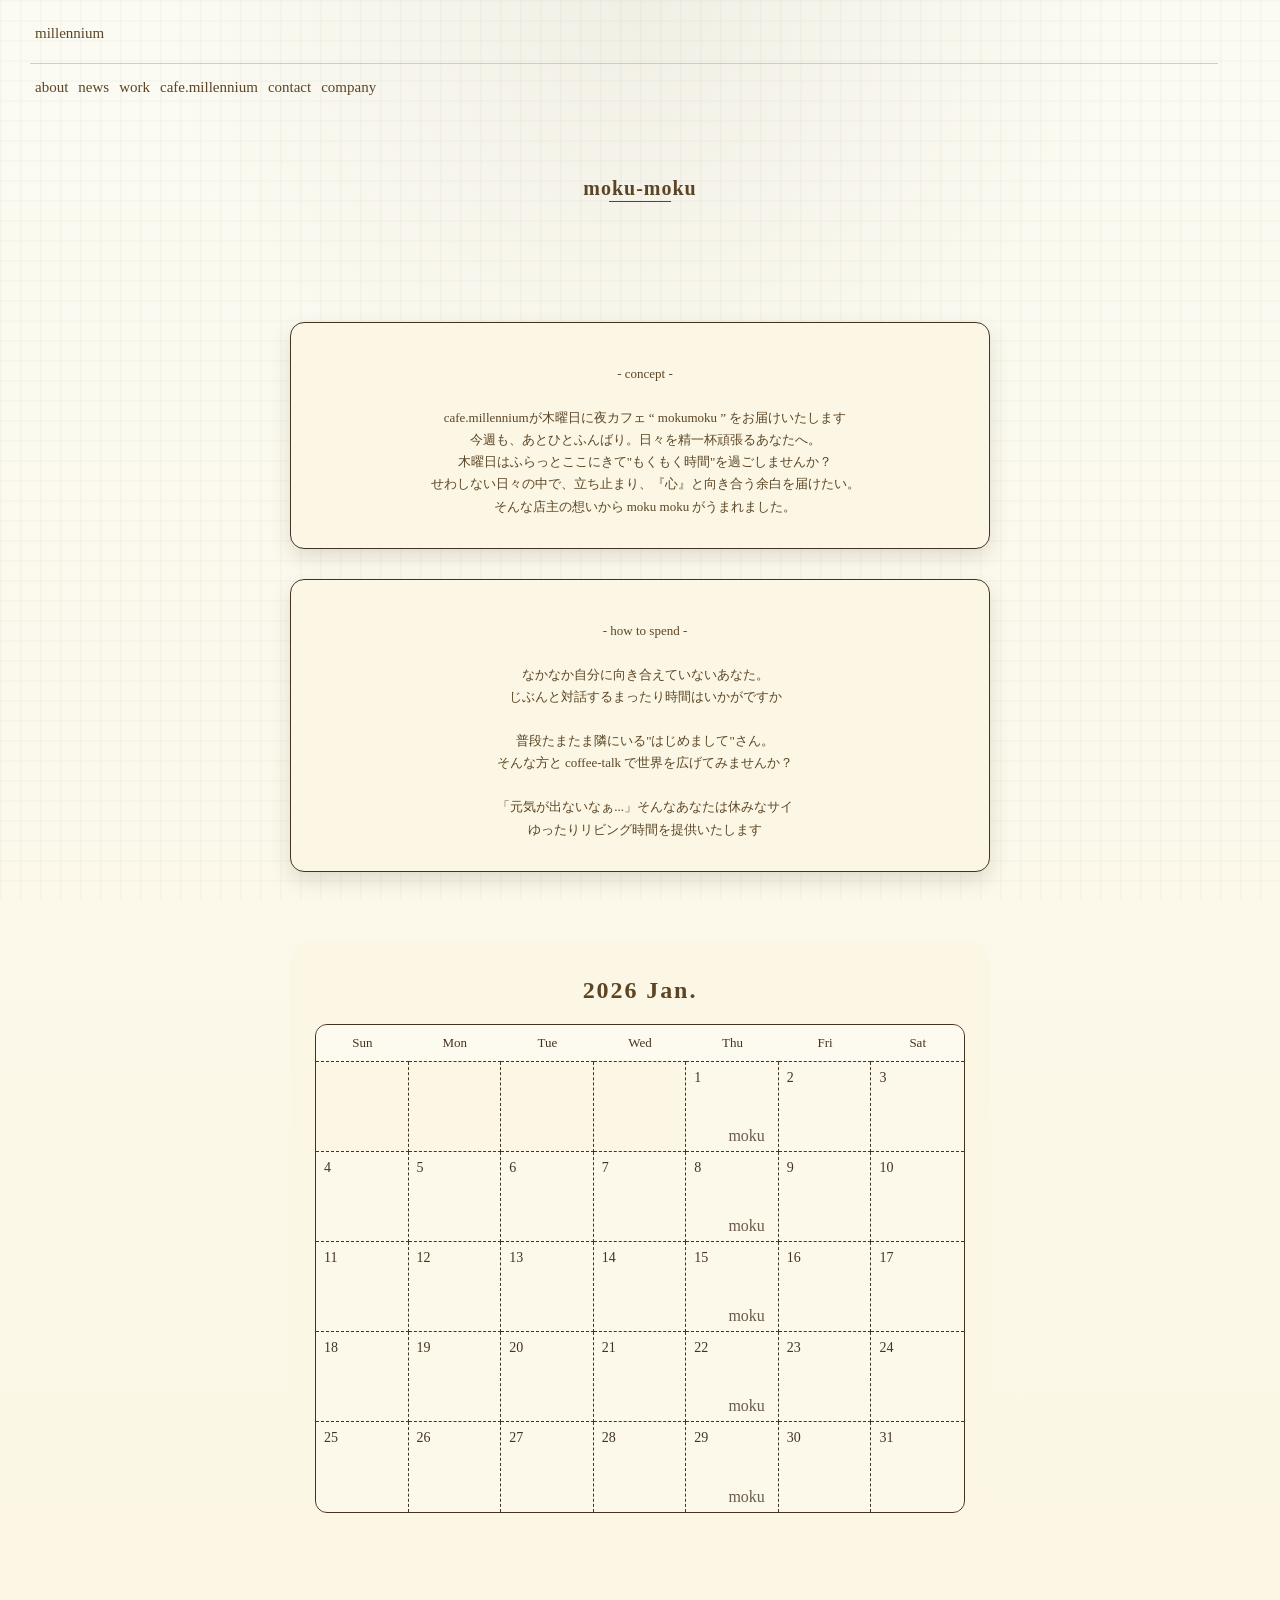
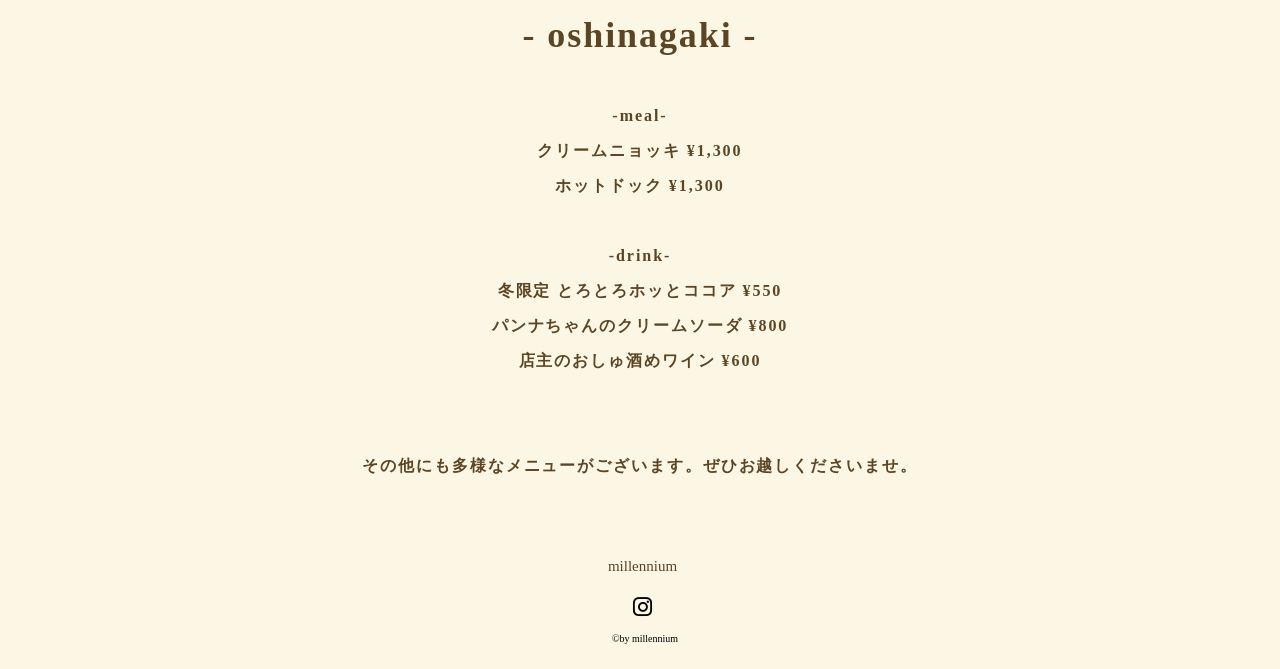
<file: millennium-cafehome-mokumoku.html>
<!DOCTYPE html> 
<html lang="ja">

<head>
    <meta charset="UTF-8">
    <meta name="viewport"
          content="width=device-width, initial-scale=1.0">
    <title>millennium|moku-moku</title>      
    <link rel="stylesheet" href="https://cdnjs.cloudflare.com/ajax/libs/font-awesome/6.5.0/css/all.min.css">
    <link rel="stylesheet" href="./style.css">
</head>
<body>
<main class="page-mokumoku">
    <div class="hero-header">
        <div class="row">
            <span><a href="index.html">millennium</a></span>
        </div>
        <hr class="stripe"></hr>
        <div class="tab">
          <a href="index.html">about</a>
          <a href="millennium-news.html">news</a>
          <a href="millennium-work.html">work</a>
          <a href="millennium-cafehome.html">cafe.millennium</a>
          <a href="millennium-contact.html">contact</a>
          <a href="millennium-company.html">company</a>
        </div>
    </div>

    <div class="title">
        <h1>moku-moku</h1>
    </div>

    <div class="concept-box">
        <p class="concept-text">
          - concept -<br>
          <br>
          cafe.millenniumが木曜日に夜カフェ “ mokumoku ” をお届けいたします<br>
          今週も、あとひとふんばり。日々を精一杯頑張るあなたへ。<br>
          木曜日はふらっとここにきて"もくもく時間"を過ごしませんか？<br>
          せわしない日々の中で、立ち止まり、『心』と向き合う余白を届けたい。<br>
          そんな店主の想いから moku moku がうまれました。
        </p>
    </div>

    <div class="concept-box">
        <p class="concept-text">
          - how to spend -<br>
          <br>
          なかなか自分に向き合えていないあなた。<br>
          じぶんと対話するまったり時間はいかがですか<br><br>
          普段たまたま隣にいる"はじめまして"さん。<br>
          そんな方と coffee-talk で世界を広げてみませんか？<br><br>
          「元気が出ないなぁ...」そんなあなたは休みなサイ​<br>
          ゆったりリビング時間を提供いたします<br>
        </p>
    </div>

    <div class="calendar-wrap">
        <h2 class="calendar-title">2026 Jan.</h2>
    <div class="calendar-grid">
    <!-- 曜日 -->
         <div class="day-name">Sun</div>
         <div class="day-name">Mon</div>
         <div class="day-name">Tue</div>
         <div class="day-name">Wed</div>
         <div class="day-name">Thu</div>
         <div class="day-name">Fri</div>
         <div class="day-name">Sat</div>

    <!-- 空白（1月1日は木曜） -->
        <div class="day empty"></div>
        <div class="day empty"></div>
        <div class="day empty"></div>
        <div class="day empty"></div>

    <!-- 日付 -->
        <div class="day">1</div>
        <div class="day">2</div>
        <div class="day">3</div>

        <div class="day">4</div>
        <div class="day">5</div>
        <div class="day">6</div>
        <div class="day">7</div>
        <div class="day">8</div>
        <div class="day">9</div>
        <div class="day">10</div>

        <div class="day">11</div>
        <div class="day">12</div>
        <div class="day">13</div>
        <div class="day">14</div>
        <div class="day">15</div>
        <div class="day">16</div>
        <div class="day">17</div>

        <div class="day">18</div>
        <div class="day">19</div>
        <div class="day">20</div>
        <div class="day">21</div>
        <div class="day">22</div>
        <div class="day">23</div>
        <div class="day">24</div>

        <div class="day">25</div>
        <div class="day">26</div>
        <div class="day">27</div>
        <div class="day">28</div>
        <div class="day">29</div>
        <div class="day">30</div>
        <div class="day">31</div>
     </div>
     </div>

    <div class="mokumoku-menu">
         <h2 class="mokumoku-title">- oshinagaki -</h2>
         <h6 class="main-menu"><br>
            -meal-<br>
            クリームニョッキ ¥1,300<br>
            ホットドック ¥1,300<br><br>
            -drink-<br>
            冬限定 とろとろホッとココア ¥550<br>
            パンナちゃんのクリームソーダ   ¥800<br>
            店主のおしゅ酒めワイン ¥600<br><br><br>
            その他にも多様なメニューがございます。ぜひお越しくださいませ。
         </h6>
    </div>

    <div class="footer">
       <div class="row">
         <a href="index.html">millennium</a>
       </div>
      <a href="https://www.instagram.com/2000._millennium/" target="_blank" class="insta-link">
        <i class="fa-brands fa-instagram"></i>
      </a>
      <p>©by millennium</p>
    </div>

</main>
<script src="./script.js"></script>
</body>
</file>
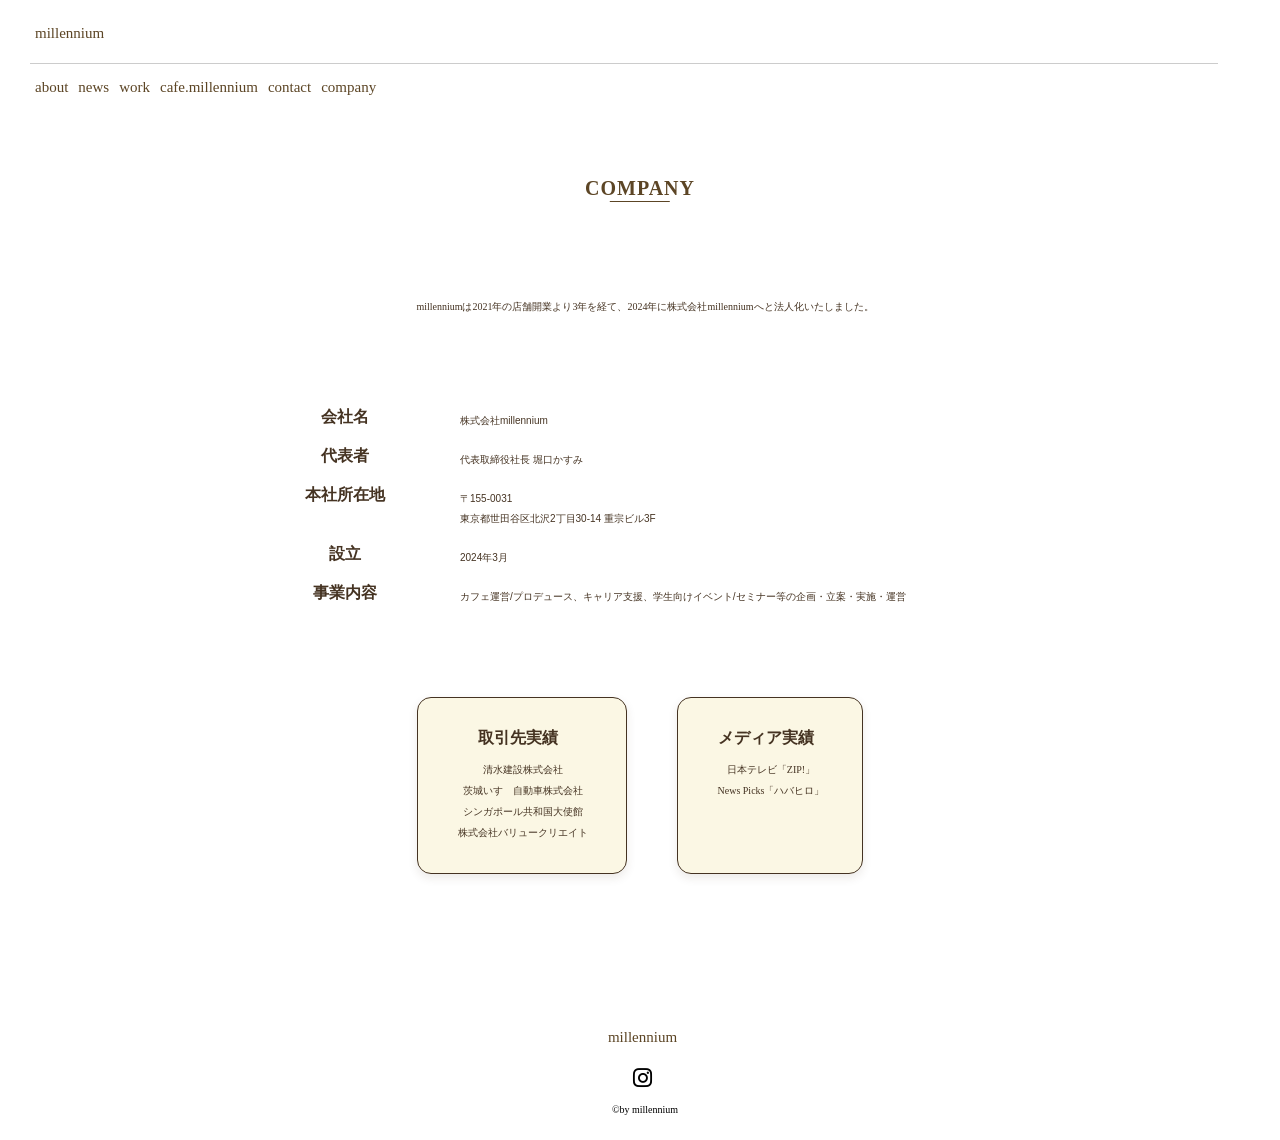
<file: millennium-company.html>
<!DOCTYPE html>
<html lang="ja">
  
 <head>
  <meta charset="UTF-8">
  <meta name="viewport"
        content="width=device-width,initial-scale=1.0">
  <title>millennium|company</title>
    <link rel="stylesheet" href="https://cdnjs.cloudflare.com/ajax/libs/font-awesome/6.5.1/css/all.min.css">
    <link rel="stylesheet" href="./style.css">
 </head>
  
 <body>
   <div class="hero-header">
    <div class="row">
      <span><a href="index.html">millennium</a></span></div>
    <hr class="stripe"></hr>
    <div class="tab">
      <a href="index.html">about</a>
      <a href="millennium-news.html">news</a>
      <a href="millennium-work.html">work</a>
      <a href="millennium-cafehome.html">cafe.millennium</a>
      <a href="millennium-contact.html">contact</a>
      <a href="millennium-company.html">company</a></div>
   </div>

    <div class="title">
        <h1>COMPANY</h1>
    </div>

    <p class="explain">millenniumは2021年の店舗開業より3年を経て、2024年に株式会社millenniumへと法人化いたしました。</p>
    <div class="company-introduce">  
        <div class="company-tab">
            <h4 class="company-title">会社名</h4>
            <p class="company-detail">株式会社millennium</p>
        </div>
        <div class="company-tab">
            <h4 class="company-title">代表者</h4>
            <p class="company-detail">代表取締役社長  堀口かすみ</p>
        </div>
        <div class="company-tab">
            <h4 class="company-title">本社所在地</h4>
            <p class="company-detail">〒155-0031<br>
               東京都世田谷区北沢2丁目30-14 重宗ビル3F</p>
        </div>
        <div class="company-tab">
            <h4 class="company-title">設立</h4>
            <p class="company-detail">2024年3月</p>
        </div>
        <div class="company-tab">
            <h4 class="company-title">事業内容</h4>
            <p class="company-detail">カフェ運営/プロデュース、キャリア支援、学生向けイベント/セミナー等の企画・立案・実施・運営</p>
        </div>
    </div>

  <div class="company-container">
    <div class="company-with">
      <h4 class="with-title">取引先実績</h4>
      <p class="with-detail">清水建設株式会社<br>
                                茨城いすゞ自動車株式会社<br>
                                シンガポール共和国大使館<br>
                                株式会社バリュークリエイト
      </p>
    </div>
    <div class="company-with">
      <h4 class="with-title">メディア実績</h4>
      <p class="with-detail">日本テレビ「ZIP!」<br>
                                News Picks「ハバヒロ」
      </p>
    </div>
  </div>  
  
    <div class="footer">
       <div class="row">
         <a href="index.html">millennium</a>
       </div>
       <a href="https://www.instagram.com/2000._millennium/" target="_blank" class="insta-link">
        <i class="fa-brands fa-instagram"></i>
       </a>
       <p>©by millennium</p>
    </div>

    <script src="./script.js"></script>
 </body>
</file>
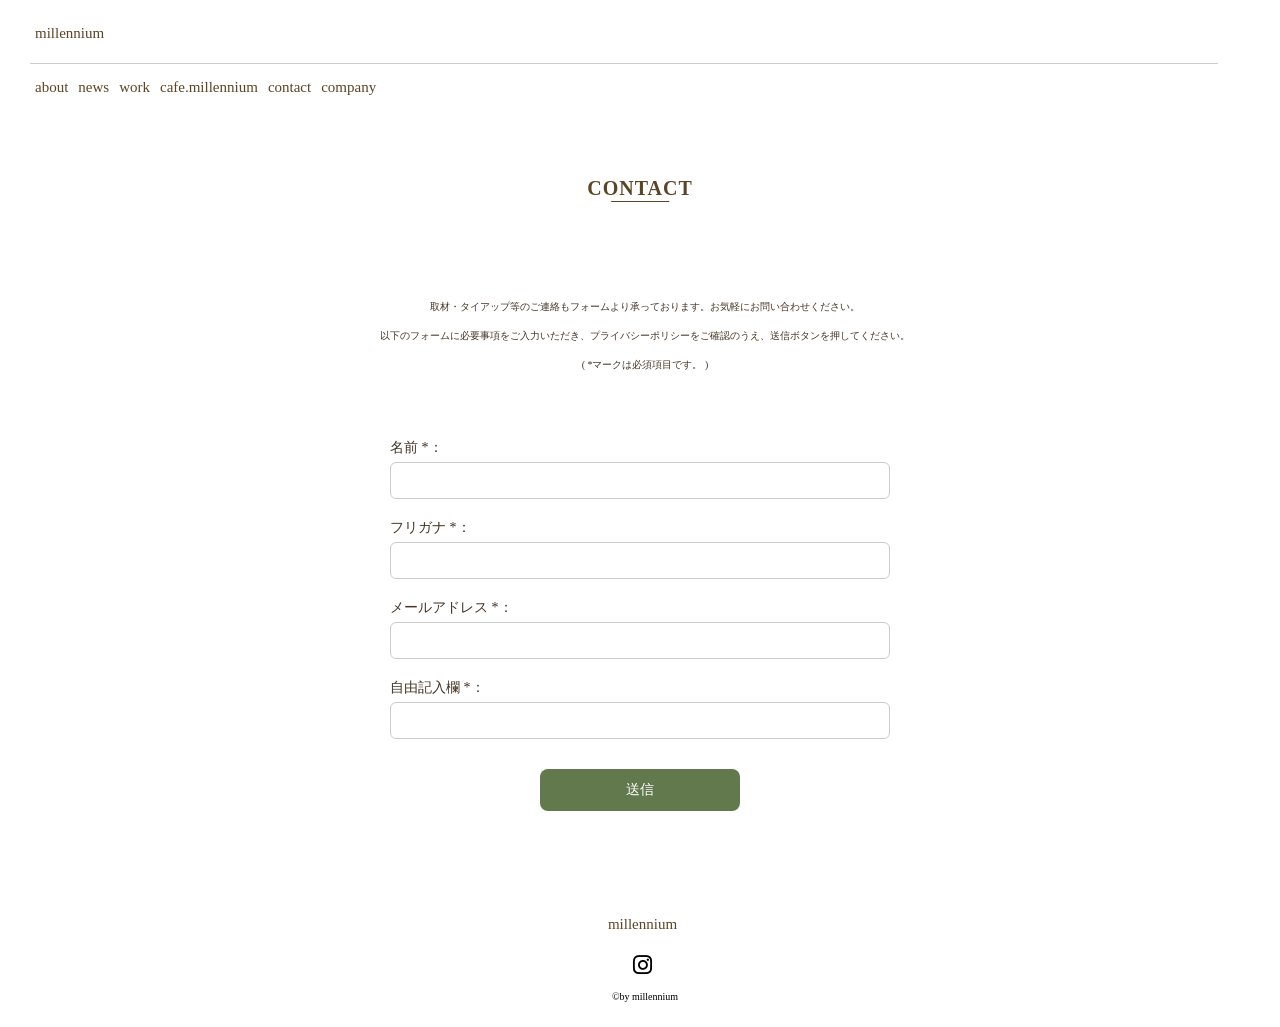
<file: millennium-contact.html>
<!DOCTYPE html>
<html lang="ja">

    <head>
        <meta charset="UTF-8">
        <meta name="viewport"
              content="width=device-width , initial-scale=1.0">
        <title>millennium|contact</title>
        <link rel="stylesheet" href="https://cdnjs.cloudflare.com/ajax/libs/font-awesome/6.5.1/css/all.min.css">
        <link rel="stylesheet" href="./style.css">
    </head>

    <body>
        <div class="hero-header">
            <div class="row">
                <span><a href="index.html">millennium</a></span>
            </div>
                <hr class="stripe"></hr>
            <div class="tab">
                <a href="index.html">about</a>
                <a href="millennium-news.html">news</a>
                <a href="millennium-work.html">work</a>
                <a href="millennium-cafehome.html">cafe.millennium</a>
                <a href="millennium-contact.html">contact</a>
                <a href="millennium-company.html">company</a>
            </div>
        </div>

        <div class="title">
            <h1>CONTACT</h1>
        </div>

        <p class="explain">取材・タイアップ等のご連絡もフォームより承っております。お気軽にお問い合わせください。<br>
                           以下のフォームに必要事項をご入力いただき、プライバシーポリシーをご確認のうえ、送信ボタンを押してください。<br>
                            ( *マークは必須項目です。 )
        </p>

        <div class="contact-wrapper">
            <form>
                <div class="contact-form">名前 *：</div>
                <input id="name" type="text">
                <div class="contact-form">フリガナ *：</div>
                <input id="name-2" type="text">
                <div class="contact-form">メールアドレス *：</div>
                <input id="mail" type="text">
                <div class="contact-form">自由記入欄 *：</div>
                <input id="coments" type="text">
                <button type="submit">送信</button>
            </form>
        </div>
    
        <div class="footer">
       <div class="row">
         <a href="index.html">millennium</a>
       </div>
       <a href="https://www.instagram.com/2000._millennium/" target="_blank" class="insta-link">
        <i class="fa-brands fa-instagram"></i>
       </a>
      <p>©by millennium</p>
    </div>
      
           
    <script src="./script.js"></script>
    </body>
</html>
</file>
<file: style.css>
*{
  border:0;
  box-sizing:border-box;
  margin:0;
  padding:0;}

/*ローディング画面*/
#loading {
  position: fixed;
  top: 0;
  left: 0;
  width: 100%;
  height: 100%;
  background:#5C4525;; /* 茶色 */
  display: flex;
  justify-content: center;
  align-items: center;
  z-index: 9999;
  transition: transform 1s ease;
}
#loading.hide {
  transform: translateY(-100%);
}
.loading-inner h1 {
  font-family:"Yu Mincho", serif;
  color: white;
  font-size: 2rem;
  letter-spacing: 0.1em;
}
/* ロゴフェードイン（任意） */
.loading-inner {
  opacity: 0;
  animation: fadeIn 2.5s forwards;
}
@keyframes fadeIn {
  to {
    opacity: 1;
  }
}

/*上部固定ページ*/
.hero-header{
  font-family:"Yu Mincho", serif;
  font-size: 20px;
  margin-left:30px;}
.row{
  cursor:pointer;
  font-weight:medium;
  font-size:20px;
  padding:20px 0;}
.stripe{
  border:none;
  border-top:1px solid #ccc;
  margin-bottom:10px;
  width:95%;}
a{
  text-decoration: none; 
  color: #5C4525;        
  cursor:pointer;
  text-align:left;
  font-size:15px;
  margin-top:15px;
  margin-left:5px;
  word-spacing:10px;}
.tab a:hover{
  color:#6E431D;}

/*common-set*/
.title{
  font-family:"Yu Mincho", serif;
  text-align:center;
  justify-content: center;
  color: #5C4525;
  display: inline-block;
  position:relative;
  padding-bottom :2px;
  margin-top:80px;
  margin-bottom:80px;
  font-size:10px;
  letter-spacing: 0.1em;
  left: 50%;
  transform: translateX(-50%);
}
.title::after{
  content: "";
  position: absolute;
  left: 50%;
  transform: translateX(-50%); 
  width: 55%; 
  height: 0.8px;
  background-color:#5C4525;
  bottom: 0; }



.footer {
 font-family:"Yu Mincho", serif;
  text-align:center;
  padding: 20px 0;
  margin-top:30px;}
p{
  line-height:20px;
  font-size: 10px;
  margin-top:10px;
  margin-left:10px;
  text-align:center;}
.insta-link i {
  font-size: 22px;          
  color: #000;}
.insta-link i:hover {
  color: #5C4525 ; }




/*about-us*/

/*about-page*/
.container{
  text-align:center;}
.about-page{
  font-family:"Yu Mincho", serif;
  display:flex;
  justify-content: space-around;
  width: 100%;
  margin-top:40px;}
img{
  object-fit: cover;
  margin-left:30px;
  width: 50%;
  opacity: 0.9;
}

.about{
  writing-mode: horizontal-tb;  
  font-size:10px;
  color: #453322;
  line-height: 1.4;
  margin:35px 35px 5px 0;
  text-align:left;}

/*sub-box*/
.sub-box{
  font-family:"Yu Mincho", serif;
  text-align:center;
  margin:70px 30px 5px 30px;
  line-height: 200%;
  font-size:10px;
  color: #453322;}
   h2{margin-top:10px;
  margin-bottom:10px}

/*mission-box*/
.mission-box{
 font-family:"Yu Mincho", serif;
  text-align:center;
  line-height:200%;
  font-size:12px;
  color: #453322;
  margin:90px 30px 60px 30px;}
.mission-prebox{
  margin: 40px;
}

/*detail-box*/
.detail-box{
  font-family:"Yu Mincho", serif;
  text-align:center;
  font-size:10px;
  color: #453322;
  line-height:200%;
  margin:100px 30px 60px 30px;}



 /*各NEWSBOXについて*/
.news-container{
  display: flex;
  flex-direction: column;
  gap: 50px;
  justify-content: center;
  margin-right:50px;
  margin-left: 50px;
  padding: 10px;}

.card{
  position: relative;
  padding:15px;
  gap: 5px;
  background-color: #fff;   
  width:100%;
  box-shadow: 0 2px 8px rgba(0,0,0,0.1); }


.photo{
 display:flex;
 align-items: center;
 justify-content: center;
 margin-top:10px;}
.photo img{
 max-width:100%;
 height: auto;
 display: flex;}
 
.news-box {
  margin-top:10px;
  margin-bottom:20px;
  padding: 15px;}
.date {
  font-size: 12px;
  color: #888;
  margin-bottom: 5px;}
.subtitle {
  font-size: 15px;
  font-weight: bold;
  color: #453322;
  margin-bottom: 10px;}
.detail-title {
  font-size: 12px;
  color: #453322;;
  line-height: 1.5;}
.read-more {
  position:absolute;
  right:35px;
  bottom: 15px;
  padding: 10px 10px;
  font-size: 10px;
  border-radius: 100vh;
  cursor: pointer;}



  /*eventinformation*/
.page-cafehome {
  position: relative;
  }
.page-mokumoku::before {
  content: "";
  position: fixed;
  inset: 0;
  pointer-events: none;
  z-index:0;
}
.event-container{
  display:flex;
  flex-wrap: wrap;
  justify-content: center;
  align-items:center ;
  gap:35px;
  width:90vw;}
  @media(max-width:360px){
  .event-container{
    align-items: center;
    flex-direction:column; }}
.event-container a{
  flex: 0 1 260px;  
  display: block;}
.event-container img{
  width: 100%;
  height: auto;
  cursor: pointer;}



/*cafemenu*/
.wrap{
  display:flex;
  flex-direction: row;
  flex-wrap: wrap;
  justify-content: center;
  gap:35px;
  margin-top:30px;
  margin-bottom:120px;
  width:90vw;}
  @media(max-width:760px){
  .wrap{flex-direction: column;}}
.half { 
  width:35vw;
  flex: 1 1 45%;
  max-width: 550px;}
.menu-container{
  width: 70%;
  flex: 0 0 500px;    
  width:500px;
  max-width:550px;
  color:#5C4525;
  overflow: hidden;}
.menu-card{
 display:flex;
 height:130px;
 padding-top:20px;}
.menu-image{
  flex: 0 0 45%;
  display: flex;
  flex:1;}
  /*menubox管轄*/
.menu-image img{
  object-fit: cover;
  margin-left:50px;
  width:80%;
  height:160%;}
.menu-box{
  margin-left:8px;
  margin-top:15px;
  flex:1;
  height:160%;}
h3{
  line-height:1.8;
  font-family:"Yu Mincho", serif;}
.price{
  margin-bottom:9px;}
.btn--green,
a.btn--green{
  font-size: 8px;
  padding:12px;
  color:#fff;
  background-color: #61794d;}
.btn--green,
a.btn--green:hover{
 cursor: pointer;}
a.btn--radius{
  border-radius:100vh;}
  /*menucontainerの分野*/
.menu-detail{
  margin:0;
  margin:85px 75px 0 50px;
  display: flex;
  color:#5C4525;
  line-height:1.6;
  font-weight:350;}


.menu-sub-title{
  font-family:"Yu Mincho", serif;
  text-align:center;
  justify-content: center;
  color: #5C4525;
  display: inline-block;
  position:relative;
  font-size:12px;
  left: 50%;
  transform: translateX(-50%);}
/*cursor*/
.swiper-menucard-slider {
  width: 90%;    }

.swiper-wrapper {
  display: flex !important;
  align-items: flex-start;}

.swiper {
  margin: 40px auto;}

.swiper-slide img {
  width: 80%;}

.menucard {
  position: relative;
  align-items: center;
  overflow: hidden;
  aspect-ratio: 1 / 1; 
  margin: 0 !important;
  margin-left:10px;}

.product-img,
.menu-explain {
  position: absolute;
  display: block;
  width: 100%;       
  height: 100%;      
  left:0;
  top: 0;
  object-fit: cover;
  transition: opacity 0.7s ease;}

.menu-explain {
  opacity: 0;
  pointer-events: none;}

.menucard:hover .product-img { opacity: 0; }
.menucard:hover .menu-explain { opacity: 1; }

.swiper-button-next,
.swiper-button-prev {  
  width: 0;
  height: 0;
  background: none;
  color: transparent;
  border: none;
  position: absolute;
  top: 40%;
  transform: translateY(-50%); /* ←中央 */
  z-index: 20;}

.swiper-button-prev {
  border-top: 10px solid transparent;
  border-bottom: 10px solid transparent;
  border-right: 15px solid #ccc; 
  left: -2px; }
.swiper-button-next {
  border-top: 10px solid transparent;
  border-bottom: 10px solid transparent;
  border-left: 15px solid #ccc;  /* 三角形の色 */
  right: 0px;  /* 位置調整 */}



/*mokumoku*/
.page-mokumoku {
  position: relative;
  background:
    radial-gradient(
      circle at top, rgba(211, 206, 190, 0.25),transparent 20%),
    linear-gradient(
      to bottom,#FBFBF3 0%, #FBF7E4 70%);}
.page-mokumoku::before {
  content: "";
  position: fixed;
  inset: 0;
  pointer-events: none;
  z-index:0;
  background-image:
    linear-gradient(
      rgba(171, 163, 148, 0.05) 2px, transparent 1px),
    linear-gradient(
      90deg, rgba(171, 163, 148, 0.05) 2px,transparent 1px);
  background-size: 20px 20px;}

.concept-box{
  width: 85%;
  max-width: 700px;      
  border: 1px solid #453322;
  border-radius: 14px;
  background-color:#FBF7E4;
  margin: 30px auto;
  /* 中央揃え （上下左右）*/
  display: flex;
  justify-content: center;
  align-items: center;
  padding: clamp(10px, 6vw, 30px);
  box-sizing: border-box;
  transition:transform 1s ease;             
  transform: translateY(10px);
  box-shadow: 0 8px 20px rgba(69, 51, 34, 0.15);}
.concept-box:hover{
  transform: scale(1.05);}
.concept-text {
  text-align: center;   /* 文字を左右中央 */
  line-height: 1.7;
  color:#5C4525;
  font-size: clamp(10px, 2.8vw, 13px);}

.mokumoku-contact-button{
  width: 80%;
  margin: 70px auto;
  display:flex;
  flex-direction: row;
  flex-wrap: wrap;
  justify-content: center;
  align-items:center;
  gap:35px;
  box-sizing: border-box;}
@media(max-width:360px){
  .mokumoku-contact-button{flex-direction:column; }}
.btn--green,
a.btn--green{
  font-size: clamp(8px,2vw,13px);
  padding: clamp(12px, 4vw, 15px);
  color:#fff;
  background-color: #61794d;}
.btn--green,
a.btn--green:hover{
 cursor: pointer;}
a.btn--radius{
  border-radius:100vh;}

/*calender*/
.calendar-wrap {
  width: min(80%, 700px);
  margin: 80px auto;
  padding: 25px;
  background-color: #FBF7E4;
  border-radius: 18px;
  font-family: "Yu Mincho", "Hiragino Mincho ProN", serif;
}
.calendar-title {
  text-align: center;
  color:#5C4525;
  font-size: clamp(18px, 4vw, 24px);
  letter-spacing: 0.08em;
  margin-bottom: 20px;
}
/* グリッド */
.calendar-grid {
  display: grid;
  grid-template-columns: repeat(7, 1fr);
  border: 1.5px solid #453322;
  border-radius: 12px;
  overflow: hidden;
  margin: 0 auto;
}
/* 曜日 */
.day-name {
  text-align: center;
  padding: 10px 0;
  color: #453322;
  font-size: 13px;
  background: rgba(255, 255, 255, 0.4);
  border-bottom: 1px dashed #453322;
}
/* 日付マス */
.day {
  min-height: 90px;
  padding: 8px;
  font-size: 14px;
  color: #453322;
  border-right: 1px dashed #453322;
  border-bottom: 1px dashed #453322;
  background-color: rgba(255, 255, 255, 0.25);
  box-sizing: border-box;
  position: relative;
}
/* 木曜のマスに◎を表示 */
.calendar-grid .day:nth-child(7n + 12)::after {
  content: "moku";
  position: absolute;
  bottom: 6px;
  right: 13px;
  font-size: 16px;
  color: #453322;
  opacity: 0.8;
}
/* 右端の線消し */
.calendar-grid > :nth-child(7n) {
  border-right: none;
}
/* 最下段の線消し */
.calendar-grid > :nth-last-child(-n + 7) {
  border-bottom: none;
}
/* 空白 */
.day.empty {
  background: transparent;
}

/*mokumoku-menu*/
.mokumoku-menu{
  text-align: center;
  color:#5C4525;
  font-size: clamp(18px, 4vw, 24px);
  letter-spacing: 0.08em;
  line-height: 35px;
  margin-bottom: 20px;
  font-family: "Yu Mincho", "Hiragino Mincho ProN", serif;
}

/*ws*/
.wrap{
  display:flex;
  justify-content: center;
  align-items: center;
  margin:100px 30px;}
.workshopcard {
  display: flex;
  flex-direction: row;
  align-items: center;
  width: 90%;
  max-width:700px;  
  gap:10px;
  margin:0 auto;
}
@media(max-width:760px){
  .workshopcard{flex-direction:column; }}

.ws-product-img{
  flex: 0 0 300px;
}
.ws-product-img img {
  width: 90%;
}
.workshop-detail {
  max-width:380px;
  font-size: clamp(10px, 2.8vw, 13px);
  color:#5C4525;
}
.workshop-detail h6{
  text-align: center;
}


/*contact*/
.explain{
  color:#453322;
  line-height: 2.9;
  text-align: center;
}
.contact-wrapper {
  max-width: 500px;
  margin: 60px auto;
}
.contact-form {
  margin-top: 20px;
  font-size: 14px;
  color: #453322;
}
input {
  width: 100%;
  padding: 10px;
  margin-top: 5px;
  border: 1px solid #ccc;
  border-radius: 6px;
}
input:focus {
  outline: none;                 /* オレンジ枠を消す */
  border: 1.5px solid #61794d;     /* 落ち着いた緑 */
}
button {
  display: block;
  margin: 30px auto 0;
  width: 200px;
  padding: 12px;
  background-color: #61794d;
  color: #fff;
  border: none;
  border-radius: 8px;
  font-size: 14px;
  cursor: pointer;
}
button:hover {
  opacity: 0.85;
}

/*company*/
.company-introduce{
  max-width: 700px;
  margin: 80px auto; 
}
.company-tab{
  display: flex;
  max-width: 700px;
  margin: 0 auto 9px; 
  font-family: sans-serif;
  color:#453322;
  }
.company-title{
  width: 110px;  
  margin-top: 6px;     
  text-align: center;
  justify-content: center;
}
.company-detail{
  max-width: 500px;
  margin-left: 60px;
  text-align: left;
  justify-content: center;
}

.company-container{
  display:flex;
  flex-direction: row;
  flex-wrap: wrap;
  justify-content: center;
  gap:50px;
  margin-top:30px;
  margin-bottom:120px;
}
  @media(max-width:360px){
  .company-container{flex-direction: column; }
}
.company-with{
  background-color: #FBF7E4;
  border: 0.5px solid #453322;
  border-radius: 14px;
  padding: 30px;
  padding-right: 38px;           
  transform: translateY(10px);
  box-shadow: 0 4px 10px rgba(69, 51, 34, 0.1);
  color: #453322;
}
.with-title{    
  text-align: center;
  justify-content: center;
}
.with-detail{
  justify-content: center;
  justify-content: center;
  line-height: 2.1;
}
</file>
